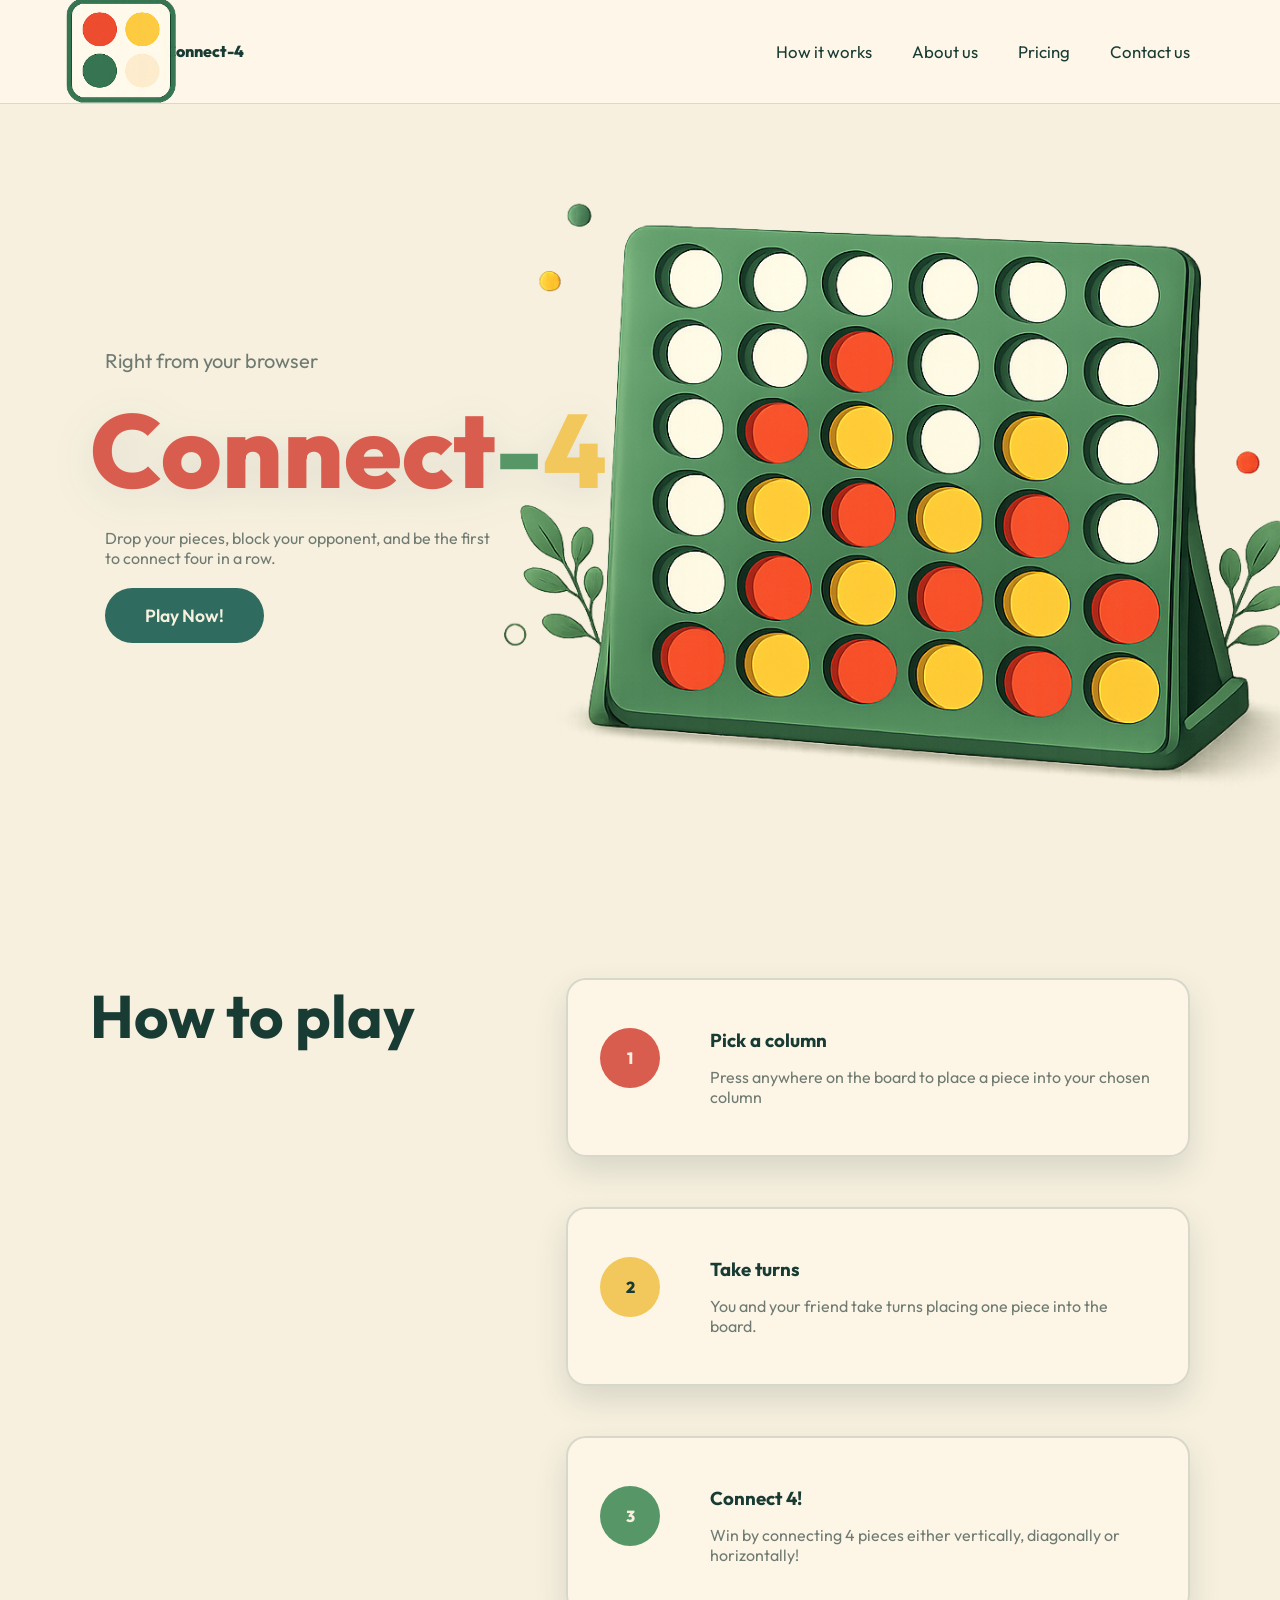
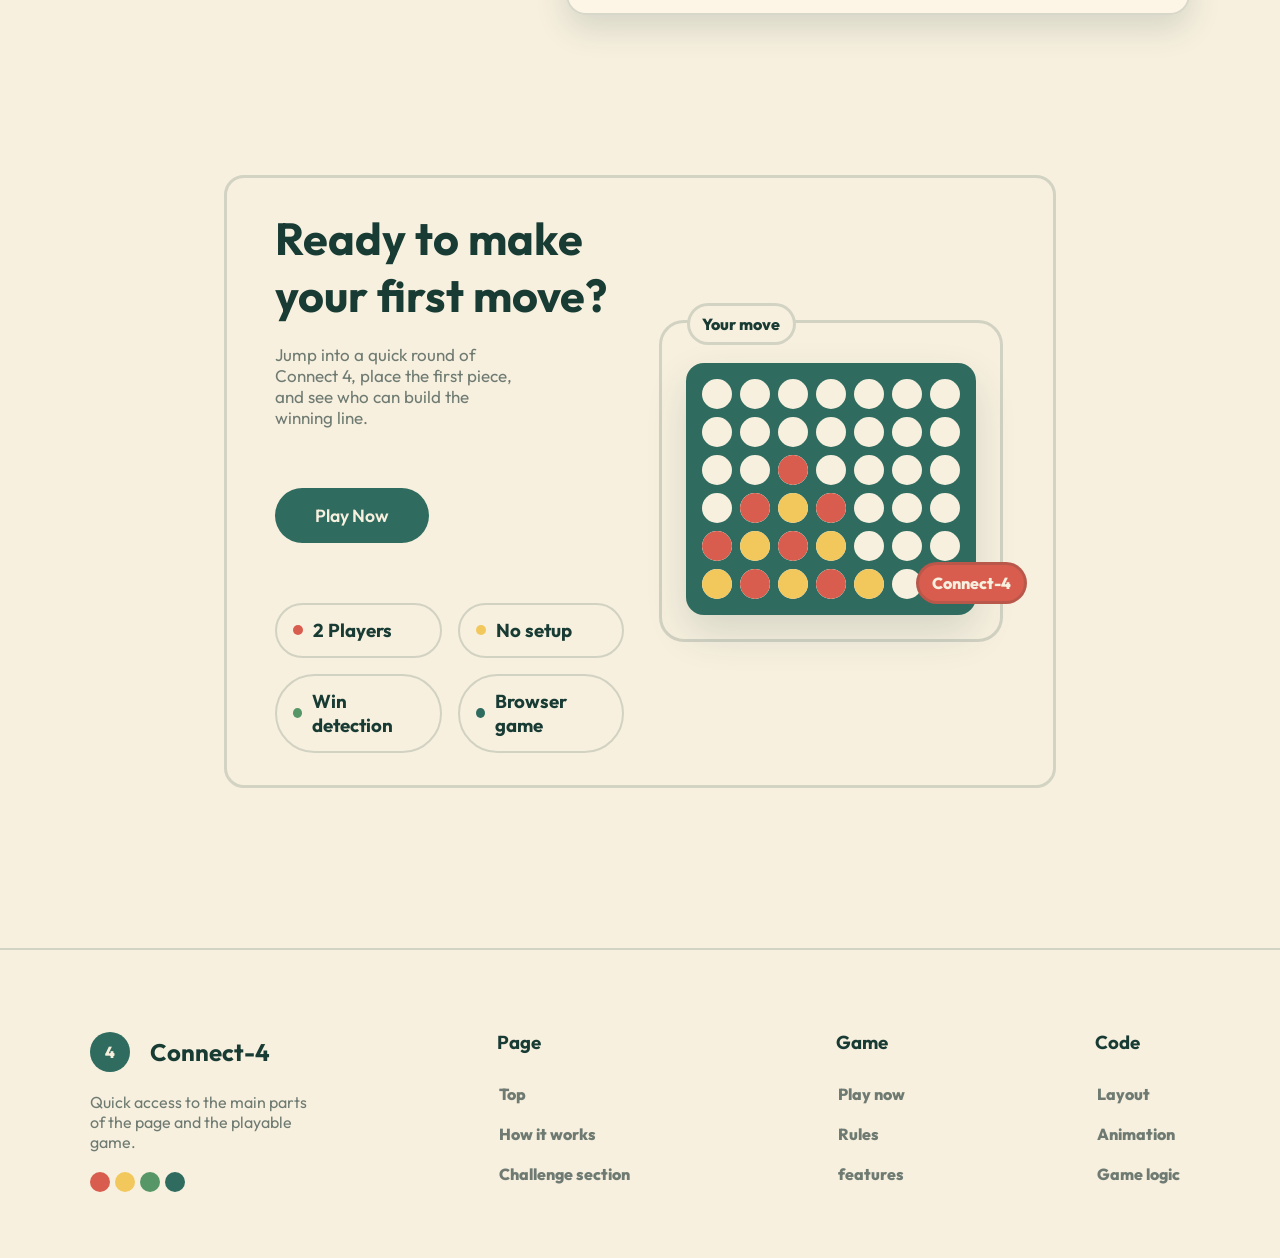
<file: Index/index.html>
<!DOCTYPE html>
<html lang="en">
  <head>
    <meta charset="UTF-8" />
    <meta name="viewport" content="width=device-width, initial-scale=1.0" />
    <link rel="stylesheet" href="style.css" />
    <script defer src="js-index.js"></script>
    <title>Connect4</title>
  </head>
  <body>
    <nav>
      <div class="container">
        <div class="logo">
          <a href="#"><img id="logo" src="../images/logo.png" alt="" /></a>
          <p class="logo-text">Connect-4</p>
        </div>
        <div class="nav-list">
          <ul>
            <li>
              <a href="#">
                How it works
                <span class="underline"></span>
              </a>
            </li>
            <li>
              <a href="#">
                About us
                <span class="underline"></span>
              </a>
            </li>
            <li>
              <a href="#">
                Pricing
                <span class="underline"></span>
              </a>
            </li>
            <li>
              <a href="#">
                Contact us
                <span class="underline"></span>
              </a>
            </li>
          </ul>
        </div>
      </div>
    </nav>

    <section class="hero">
      <div class="container">
        <div class="text">
          <p class="eyebrow">Right from your browser</p>
          <h1>
            <span class="h1-accent">Connect</span
            ><span class="h1-accent2">-</span><span class="h1-accent3">4</span>
          </h1>
          <p class="subtext">
            Drop your pieces, block your opponent, and be the first to connect
            four in a row.
          </p>

          <div class="btn-container">
            <a href="../game/connect4.html" class="btn primary">Play Now!</a>
          </div>
        </div>

        <div class="img">
          <img src="../images/hero.png" alt="" />
        </div>
      </div>
    </section>

    <section id="how-it-works" class="how-it-works">
      <div class="container">
        <div class="title-left">
          <h2>How to play</h2>
        </div>
        <div class="flex-group">
          <div class="card">
            <div class="card-nr"><p>1</p></div>
            <div class="card-text">
              <div class="card-title"><h3>Pick a column</h3></div>
              <div class="card-subtext">
                <p>
                  Press anywhere on the board to place a piece into your chosen
                  column
                </p>
              </div>
            </div>
          </div>

          <div class="card">
            <div class="card-nr"><p>2</p></div>
            <div class="card-text">
              <div class="card-title"><h3>Take turns</h3></div>
              <div class="card-subtext">
                <p>
                  You and your friend take turns placing one piece into the
                  board.
                </p>
              </div>
            </div>
          </div>

          <div class="card">
            <div class="card-nr"><p>3</p></div>
            <div class="card-text">
              <div class="card-title"><h3>Connect 4!</h3></div>
              <div class="card-subtext">
                <p>
                  Win by connecting 4 pieces either vertically, diagonally or
                  horizontally!
                </p>
              </div>
            </div>
          </div>
        </div>
      </div>
    </section>

    <section class="challange">
      <div class="container">
        <div class="flex-group-left">
          <div class="left-text">
            <h2>Ready to make your first move?</h2>
            <p class="subtext">
              Jump into a quick round of Connect 4, place the first piece, and
              see who can build the winning line.
            </p>
          </div>

          <a href="connect4.html" class="btn primary">Play Now</a>

          <div class="grid-container">
            <div class="grid-card">
              <div class="dot"></div>
              <h3>2 Players</h3>
            </div>
            <div class="grid-card">
              <div class="dot"></div>
              <h3>No setup</h3>
            </div>
            <div class="grid-card">
              <div class="dot"></div>
              <h3>Win detection</h3>
            </div>
            <div class="grid-card">
              <div class="dot"></div>
              <h3>Browser game</h3>
            </div>
          </div>
        </div>

        <div class="board">
          <span class="top label">Your move</span>
          <span class="bottom label">Connect-4</span>
          <a href="connect4.html">
            <div class="mini-board">
              <span class="slot"></span>
              <span class="slot"></span>
              <span class="slot"></span>
              <span class="slot"></span>
              <span class="slot"></span>
              <span class="slot"></span>
              <span class="slot"></span>

              <span class="slot"></span>
              <span class="slot"></span>
              <span class="slot"></span>
              <span class="slot"></span>
              <span class="slot"></span>
              <span class="slot"></span>
              <span class="slot"></span>

              <span class="slot"></span>
              <span class="slot"></span>
              <span class="slot"
                ><span class="red piece" data-drop="13"></span
              ></span>
              <span class="slot"></span>
              <span class="slot"></span>
              <span class="slot"></span>
              <span class="slot"></span>

              <span class="slot"></span>
              <span class="slot"
                ><span class="red piece" data-drop="9"></span
              ></span>
              <span class="slot"
                ><span class="yellow piece" data-drop="11"></span
              ></span>
              <span class="slot"
                ><span class="red piece" data-drop="12"></span
              ></span>
              <span class="slot"></span>
              <span class="slot"></span>
              <span class="slot"></span>

              <span class="slot"
                ><span class="red piece" data-drop="6"></span
              ></span>
              <span class="slot"
                ><span class="yellow piece" data-drop="8"></span
              ></span>
              <span class="slot"
                ><span class="red piece" data-drop="7"></span
              ></span>
              <span class="slot"
                ><span class="yellow piece" data-drop="10"></span
              ></span>
              <span class="slot"></span>
              <span class="slot"></span>
              <span class="slot"></span>

              <span class="slot"
                ><span class="yellow piece" data-drop="4"></span
              ></span>
              <span class="slot"
                ><span class="red piece" data-drop="1"></span
              ></span>
              <span class="slot"
                ><span class="yellow piece" data-drop="3"></span
              ></span>
              <span class="slot"
                ><span class="red piece" data-drop="5"></span
              ></span>
              <span class="slot"
                ><span class="yellow piece" data-drop="2"></span
              ></span>
              <span class="slot"></span>
              <span class="slot"></span>
            </div>
          </a>
        </div>
      </div>
    </section>

    <footer>
      <div class="container">
        <div class="footer-grid">
          <div class="footer-grid-card">
            <div class="brand">
              <div class="footer-card-nr"><p>4</p></div>
              <h2>Connect-4</h2>
            </div>
            <p class="subtext">
              Quick access to the main parts of the page and the playable game.
            </p>

            <div class="dots">
              <span class="footer-dot"></span><span class="footer-dot"></span
              ><span class="footer-dot"></span><span class="footer-dot"></span>
            </div>
          </div>
          <div class="footer-grid-card">
            <h3>Page</h3>
            <ul>
              <li><a href="">Top</a></li>
              <li><a href="">How it works</a></li>
              <li><a href="">Challenge section</a></li>
            </ul>
          </div>
          <div class="footer-grid-card">
            <h3>Game</h3>
            <ul>
              <li><a href="connect4.html">Play now</a></li>
              <li><a href="">Rules</a></li>
              <li><a href="">features</a></li>
            </ul>
          </div>
          <div class="footer-grid-card">
            <h3>Code</h3>
            <ul>
              <li><a href="">Layout</a></li>
              <li><a href="">Animation</a></li>
              <li><a href="">Game logic</a></li>
            </ul>
          </div>
        </div>
      </div>
    </footer>
  </body>
</html>
</file>
<file: Index/style.css>
@import url("https://fonts.googleapis.com/css2?family=Outfit:wght@300;400;600;800&display=swap");

:root {
  --bg-primary: #f7f0df;
  --text-main: #183b34;
  --text-muted: #6f7b72;
  --accent-main: #d95d4e;
  --accent-second: #f2c75c;
  --accent-third: #579767;
  --accent-green: #2f6b5f;
  --accent-green-hover: #25574d;
  --surface-hover: #efe4cf;
  --surface-bg: rgba(255, 248, 234, 0.78);
  --surface-border: rgba(24, 59, 52, 0.16);
  --shadow-soft: rgba(24, 59, 52, 0.14);

  --underline-1: #ef9f9a;
  --underline-2: #f4d77b;
  --underline-3: #9ed6bd;
  --underline-4: #b7a6e8;
}

html {
  scroll-behavior: smooth;
}

* {
  margin: 0;
  padding: 0;
  box-sizing: border-box;
}

section:nth-of-type(1) {
  margin-bottom: 10vh;
}

body {
  background-color: var(--bg-primary);
  color: var(--text-main);
  font-family: "Outfit", sans-serif;
  min-height: 100vh;
  display: flex;
  flex-direction: column;
}

img {
  display: block;
  max-width: 100%;
}

.container {
  width: min(90%, 1100px);
  margin: 0 auto;
}

/* --- NAVIGATION --- */
nav {
  padding: 1.5rem 0;
  position: sticky;
  top: 0;
  z-index: 100;
  background: rgba(255, 248, 234, 0.86);
  border-bottom: 1px solid var(--surface-border);
}

nav .container {
  display: flex;
  justify-content: space-between;
  align-items: center;
}

/* underline effekter */
.nav-list a {
  position: relative;
}
.nav-list a::after {
  content: "";
  position: absolute;
  left: 0;
  bottom: -4px;
  height: 3px;
  width: 98%;
  border-radius: 20px;
  transform: scaleX(0);
  transform-origin: left;
  transition: transform 0.4s;
}

.nav-list a:hover::after {
  transform: scaleX(1);
}

.nav-list li:nth-child(1) a::after {
  background: var(--underline-1);
}
.nav-list li:nth-child(2) a::after {
  background: var(--underline-2);
}
.nav-list li:nth-child(3) a::after {
  background: var(--underline-3);
}
.nav-list li:nth-child(4) a::after {
  background: var(--underline-4);
}

.logo img {
  width: 64px;
  transform: scale(2.35);
  rotate: 0deg;
  transition: transform 0.6s ease;
}

.logo img:hover {
  transform: scale(2.35) rotate(270deg);
}

.logo {
  display: flex;
  align-items: center;
  text-align: center;
  gap: 0.7rem;
}

.logo-text {
  color: var(--text-main);
  font-weight: 800;
}

.nav-list ul {
  display: flex;
  gap: 2.5rem;
  list-style: none;
}

.nav-list ul li a {
  text-decoration: none;
  color: var(--text-main);
  font-weight: 400;
  font-size: 1.05rem;
  transition: color 0.3s ease, text-shadow 0.3s ease;
}

/*footer */

footer {
  margin-bottom: 4rem;
  display: flex;
  border-top: 2px solid var(--surface-border);
  padding-top: 5rem;
}

.footer-grid {
  display: grid;
  grid-template-columns: repeat(4, 1fr);
  align-items: center;
}

footer li {
  list-style: none;
  padding: 10px;
  padding-left: 2px !important;
}

.footer-grid-card {
  display: flex;
  flex-direction: column;
  gap: 20px;
  justify-self: right;
}
.footer-grid-card:first-child {
  height: inherit;
}
.footer-grid-card:first-child h2 {
  display: flex;
  align-items: center;
  justify-content: center;
}

.footer-grid-card:last-child {
  width: fit-content;
}
.footer-card-nr {
  display: flex;
  align-items: center;
  justify-content: center;
  width: 40px;
  height: 40px;
  border-radius: 50%;
  aspect-ratio: 1;
  background-color: var(--accent-green);
}

.footer-card-nr p {
  color: var(--bg-primary);
  font-weight: 800;
}
.brand {
  display: flex;
  gap: 20px;
  align-items: center;
}
footer .subtext {
  margin-left: 0 !important;
  max-width: 80% !important;
}

.dots {
  display: flex;
  gap: 5px;
}
.footer-dot {
  width: 20px;
  height: 20px;
  aspect-ratio: 1;
  border-radius: 50%;
  background: var(--accent-main);
}
.footer-dot:nth-child(2) {
  background: var(--accent-second);
}
.footer-dot:nth-child(3) {
  background: var(--accent-third);
}
.footer-dot:last-child {
  background: var(--accent-green);
}

footer a {
  color: var(--text-muted);
  font-weight: 800;
}
.footer-grid-card:nth-child(2) a:hover {
  color: var(--accent-main);
}
.footer-grid-card:nth-child(3) a:hover {
  color: var(--accent-second);
}
.footer-grid-card:nth-child(4) a:hover {
  color: var(--accent-third);
}

/* --- HERO SECTION --- */

.hero .container {
  display: flex;
  gap: 40px;
}

.hero {
  padding: 2rem 0;
  display: flex;
  flex-direction: column;
}

.hero .text {
  display: flex;
  height: 80vh;
  justify-content: center;
  align-items: flex-start;
  flex-direction: column;
  gap: 20px;
}
.hero .img {
  display: flex;
  align-items: flex-end;
  height: 420px;
  width: 420px;
  align-self: flex-end;
  justify-content: center;
}

.hero .img img {
  width: 820px;
  max-width: none;
}

.hero h1 {
  font-size: 6.5rem;
  font-weight: 800;
  line-height: 1.1;
  background-clip: text;
  color: var(--text-main);
  filter: drop-shadow(0 10px 20px rgba(24, 59, 52, 0.1));
}

.h1-accent {
  color: var(--accent-main);
}

.h1-accent2 {
  color: var(--accent-third);
}
.h1-accent3 {
  color: var(--accent-second);
}

.eyebrow {
  margin-left: 15px;
  color: var(--text-muted);
  font-size: 20px;
}

.subtext {
  max-width: 70%;
  color: var(--text-muted);
}
.hero .subtext {
  margin-left: 15px;
}

.btn {
  color: var(--accent-green);
  border: none;
  padding: 1rem 2.5rem;
  font-size: 1.1rem;
  font-weight: 600;
  font-family: inherit;
  border-radius: 50px;
  cursor: pointer;
  transition: 0.3s;
}
.hero .btn {
  margin-left: 15px;
}
.primary {
  background: var(--accent-green);
  color: var(--bg-primary);
}

.primary:hover {
  scale: 1.05;
  background: var(--accent-green-hover);
}

.secondary {
  background-color: var(--surface-bg);
  color: var(--accent-green);
  border: 2px solid var(--surface-border);
}

.secondary:hover {
  scale: 1.05;
  background-color: var(--surface-hover);
  border-color: var(--accent-green);
}

.btn-container {
  display: flex;
  gap: 22px;
}

a {
  text-decoration: none;
}

/* how it works section */

.how-it-works .container {
  display: grid;
  grid-template-columns: 2fr 3fr;
  gap: 60px;
  position: relative;
}

.how-it-works .title-left {
  width: 100%;
  font-size: 40px;
  position: sticky;
  top: calc(100vh - 450px);
  height: fit-content;
  color: var(--text-main);
}

.flex-group {
  display: flex;
  flex-direction: column;
  gap: 50px;
}
.card {
  background: var(--surface-bg);
  border: 2px solid var(--surface-border);
  border-radius: 20px;
  padding: 3rem 2rem;
  box-shadow: 0 14px 32px var(--shadow-soft);
  display: flex;
  gap: 50px;
  position: relative;
  overflow: hidden;

  /* animasjon */
  opacity: 0;
  transform: translateY(60px);
  transition: 0.4s;
}

.card-nr {
  display: flex;
  width: 60px;
  height: 60px;
  border-radius: 50%;
  align-items: center;
  justify-content: center;
  color: var(--bg-primary);
  flex-shrink: 0;
  font-weight: 800;
  transition: 0.4s;
  transition: scale ease 3s;
  position: relative;

  /* animasjon */
  opacity: 0;
  transform: translateY(-90px);
}
.card-title h3,
.card-subtext p {
  transition: 2.5s;
}

.card-nr p {
  z-index: 3;
}
.card-nr::before {
  content: "";
  position: absolute;
  z-index: 1;
  width: 60px;
  height: 60px;
  border-radius: 50%;
  background: var(--accent-main);
  transition: 2.5s;
}

.card:hover .card-nr::before {
  scale: 19;
}

.card:hover .card-text * {
  color: var(--bg-primary);
}

.card:nth-child(2):hover h3 {
  color: var(--text-main);
}
.card:nth-child(2):hover .card-subtext p {
  color: var(--text-muted);
}

.card-active,
.card-nr-active {
  opacity: 1;
  transform: translateY(0);
}

.card:nth-child(2) .card-nr::before {
  background: var(--accent-second);
}
.card:nth-child(2) .card-nr {
  color: var(--text-main);
}

.card:nth-child(3) .card-nr::before {
  background: var(--accent-third);
  color: var(--bg-primary);
}

.card-text {
  display: flex;
  flex-direction: column;
  gap: 15px;
}

.card-title {
  color: var(--text-main);
  z-index: 3;
}

.card-subtext {
  color: var(--text-muted);
  z-index: 3;
}

.challange {
  min-height: 40vh;
  margin-top: 10rem;
  margin-bottom: 10rem;
}

.challange .container {
  display: grid;
  grid-template-columns: 1fr 1fr;
  border: 3px solid var(--surface-border);
  border-radius: 20px;
  padding: 1rem 2rem;
  width: 65%;
}
.flex-group-left {
  padding: 1rem;
  display: flex;
  flex-direction: column;
  gap: 60px;
}

.flex-group-left .left-text {
  display: flex;
  flex-direction: column;
  gap: 20px;
}
.left-text h2 {
  font-size: 45px;
}
.left-text .subtext {
  font-size: 17px;
  margin-left: 0;
}

.flex-group-left a {
  width: fit-content;
}

.grid-container {
  display: grid;
  grid-template-columns: repeat(2, 1fr);
  gap: 1rem;
  align-self: start;
}
.grid-card {
  position: relative;
  overflow: hidden;
  display: flex;
  gap: 10px;
  align-items: center;
  border: 2px solid var(--surface-border);
  border-radius: 999px;
  width: 100%;
  padding: 0.85rem 1rem;
  transition: 1.5s;
}
.grid-card h3 {
  z-index: 3;
}
.dot {
  width: 10px;
  height: 10px;
  border: none;
  border-radius: 50%;
  background: var(--accent-main);
  transition: 1.5s;
}

.grid-card:hover .dot {
  scale: 32;
}
.grid-card:nth-of-type(2) .dot {
  background: var(--accent-second);
}
.grid-card:nth-of-type(3) .dot {
  background: var(--accent-third);
}
.grid-card:nth-of-type(4) .dot {
  background: var(--accent-green);
}

.mini-board {
  display: grid;
  grid-template-columns: repeat(7, 30px);
  gap: 8px;
  justify-content: center;
  padding: 1rem;
  background: var(--accent-green);
  border-radius: 18px;
  box-shadow: 0 18px 42px var(--shadow-soft);
  height: fit-content;
  width: fit-content;
}
.board {
  position: relative;
  display: flex;
  align-self: center;
  justify-self: center;
  padding: 2.5rem 1.5rem 1.5rem 1.5rem;
  border: 3px solid var(--surface-border);
  border-radius: 25px;
}

.label {
  padding: 0.5rem 0.8rem;
  border-radius: 999px;
  background: var(--bg-primary);
  border: 3px solid var(--surface-border);
  color: var(--text-main);
  font-weight: 800;
}

.top {
  position: absolute;
  top: -20px;
  left: 25px;
}

.bottom {
  position: absolute;
  right: -27px;
  bottom: 35px;
  background: var(--accent-main);
  color: var(--bg-primary);
}

.red {
  background: var(--accent-main) !important;
  transition: 0.35s;
}
.yellow {
  background: var(--accent-second) !important;
  transition: 0.35s;
}

.slot {
  width: 30px;
  height: 30px;
  border-radius: 50%;
  background-color: var(--bg-primary);
  overflow: hidden; /* dette bedre med eller uten? KOM TILBAKE */
}
.piece {
  display: block;
  width: 100%;
  height: 100%;
  border-radius: 50%;
}

@keyframes dropIn {
  0% {
    opacity: 0;
    transform: translateY(-70px) scale(0.96);
  }

  58% {
    opacity: 1;
    transform: translateY(0) scale(1);
  }

  72% {
    transform: translateY(9px) scale(1.03, 0.97);
  }

  82% {
    transform: translateY(-5px) scale(0.99, 1.01);
  }

  92% {
    transform: translateY(3px) scale(1.01, 0.99);
  }

  100% {
    opacity: 1;
    transform: translateY(0) scale(1);
  }
}

.pieceActive {
  animation: dropIn 0.55s both;
}
</file>
